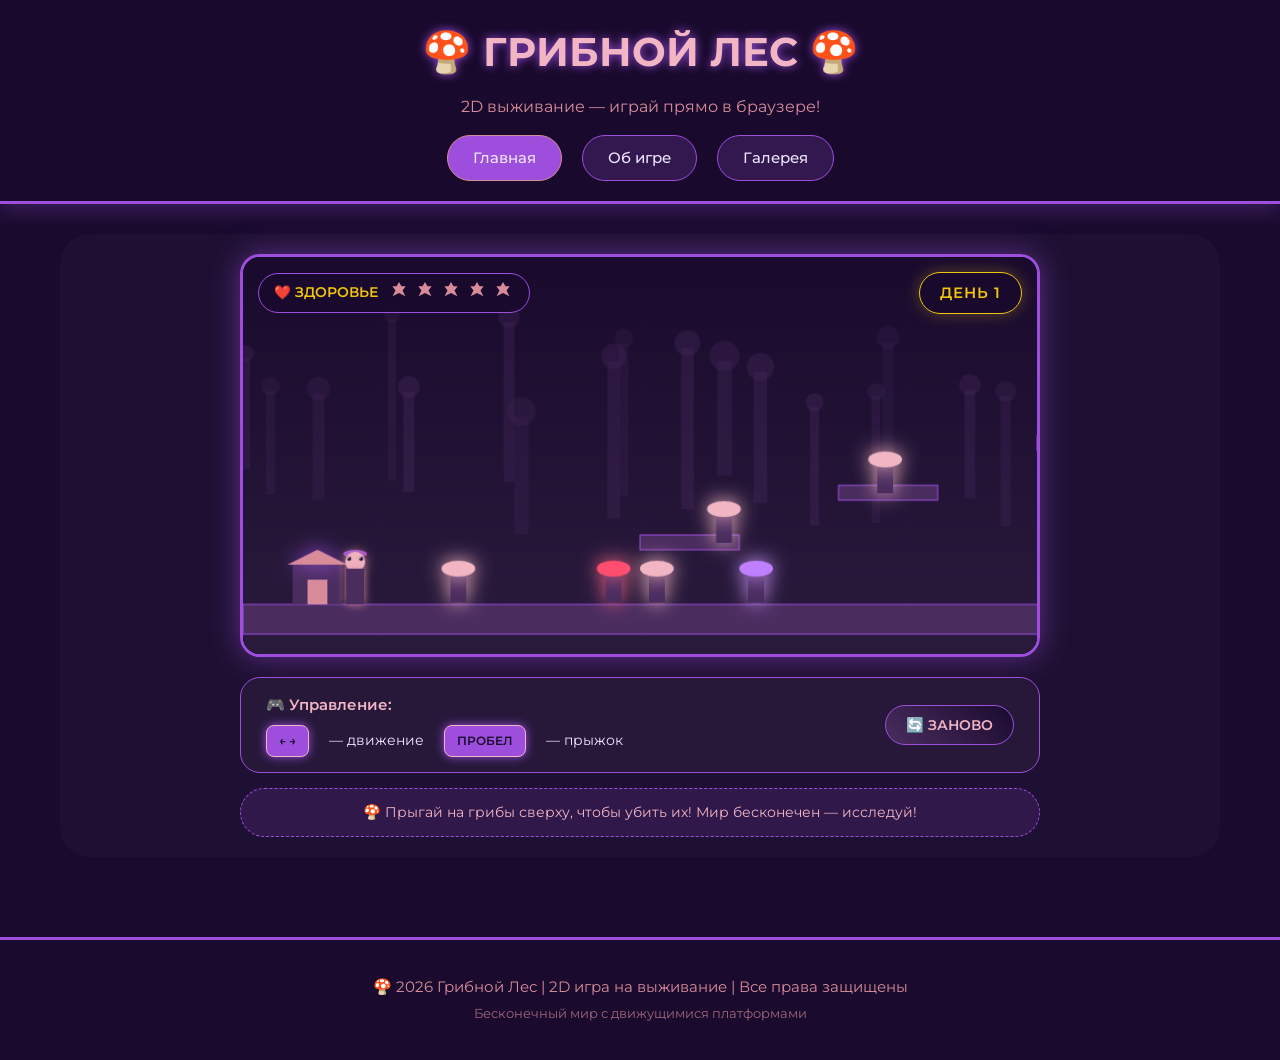
<file: index.html>
<!DOCTYPE html>
<html lang="ru">
<head>
    <meta charset="UTF-8">
    <meta name="viewport" content="width=device-width, initial-scale=1.0">
    <title>Грибной Лес | Играть</title>
    <link rel="stylesheet" href="style.css">
    <link rel="preconnect" href="https://fonts.googleapis.com">
    <link rel="preconnect" href="https://fonts.gstatic.com" crossorigin>
    <link href="https://fonts.googleapis.com/css2?family=Montserrat:wght@400;500;600;700&display=swap" rel="stylesheet">
</head>
<body>
    <header>
        <div class="header-content">
            <h1>🍄 ГРИБНОЙ ЛЕС 🍄</h1>
            <p class="subtitle">2D выживание — играй прямо в браузере!</p>
            <nav>
                <a href="index.html" class="active">Главная</a>
                <a href="about.html">Об игре</a>
                <a href="gallery.html">Галерея</a>
            </nav>
        </div>
    </header>

    <main>
        <div class="game-wrapper">
            <div class="game-container">
                <canvas id="gameCanvas" width="800" height="400"></canvas>
                
                <div class="game-ui-overlay">
                    <div class="hp-display">
                        <span class="hp-label">❤️ ЗДОРОВЬЕ</span>
                        <div class="hp-icons" id="hpIcons"></div>
                    </div>
                    <div class="day-display" id="dayDisplay">
                        ДЕНЬ 1
                    </div>
                </div>
            </div>

            <div class="control-panel">
                <div class="controls-info">
                    <h3>🎮 Управление:</h3>
                    <div class="keys">
                        <span class="key">← →</span> — движение
                        <span class="key">ПРОБЕЛ</span> — прыжок
                    </div>
                </div>
                <div class="game-buttons">
                    <button class="game-btn restart-btn" id="restartBtn">🔄 ЗАНОВО</button>
                </div>
            </div>

            <div class="game-hint">
                <p>🍄 Прыгай на грибы сверху, чтобы убить их! Мир бесконечен — исследуй!</p>
            </div>
        </div>
    </main>

    <footer>
        <p>🍄 2026 Грибной Лес | 2D игра на выживание | Все права защищены</p>
        <p class="small">Бесконечный мир с движущимися платформами</p>
    </footer>

    <script src="script.js"></script>
</body>
</html>
</file>
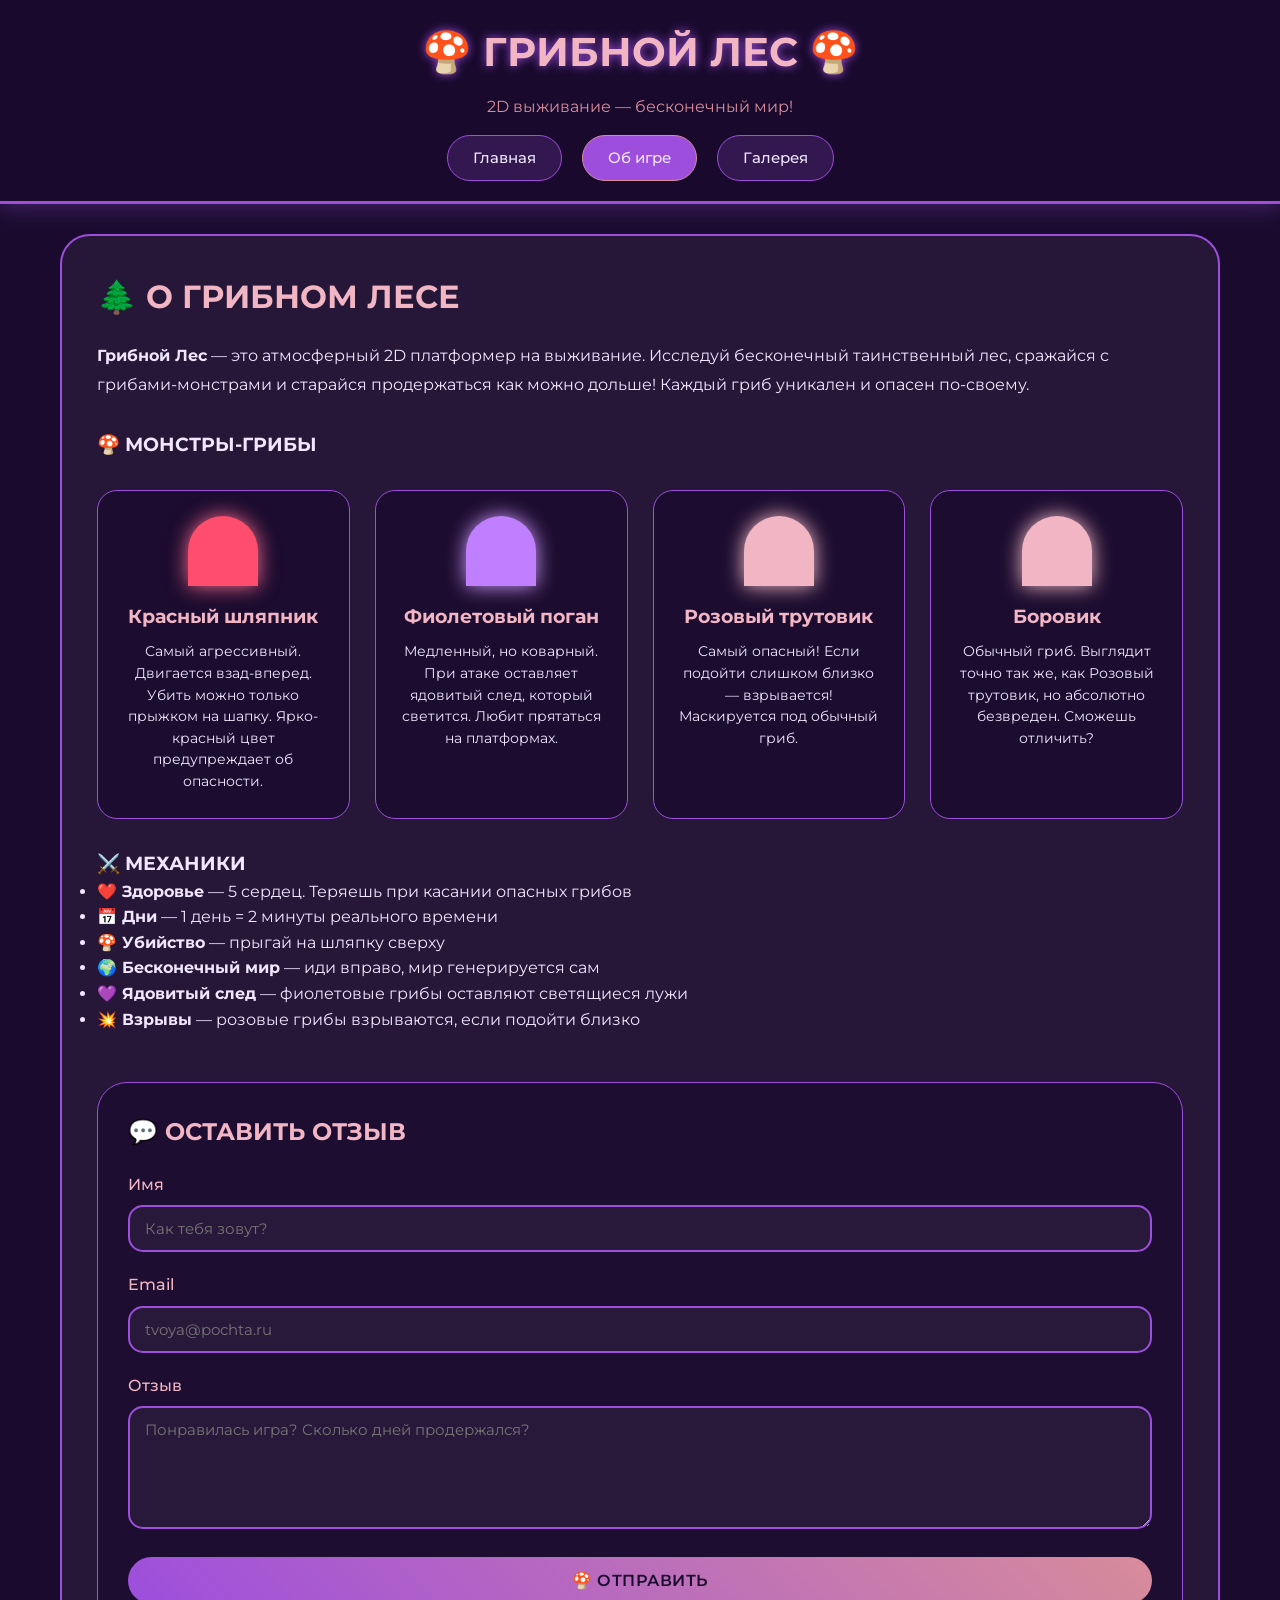
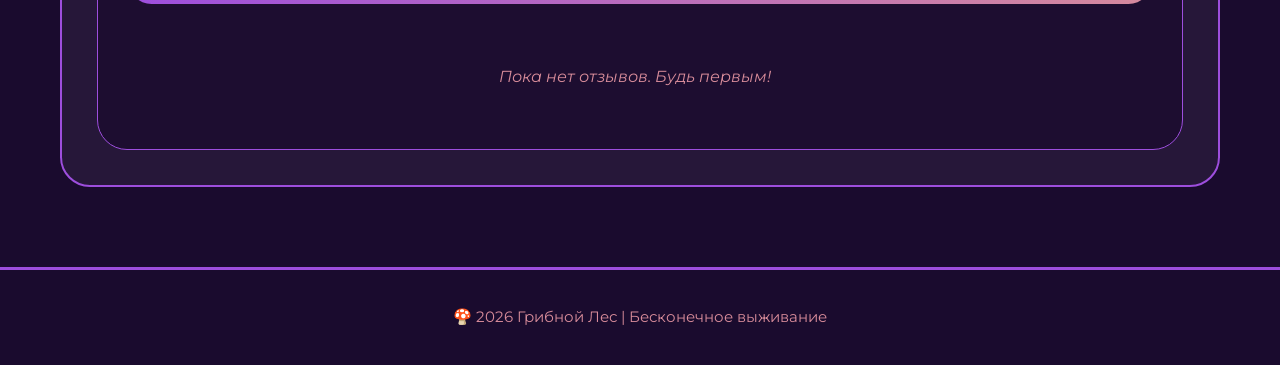
<file: about.html>
<!DOCTYPE html>
<html lang="ru">
<head>
    <meta charset="UTF-8">
    <meta name="viewport" content="width=device-width, initial-scale=1.0">
    <title>Грибной Лес | Об игре</title>
    <link rel="stylesheet" href="style.css">
    <link rel="preconnect" href="https://fonts.googleapis.com">
    <link rel="preconnect" href="https://fonts.gstatic.com" crossorigin>
    <link href="https://fonts.googleapis.com/css2?family=Montserrat:wght@400;500;600;700&display=swap" rel="stylesheet">
</head>
<body>
    <header>
        <div class="header-content">
            <h1>🍄 ГРИБНОЙ ЛЕС 🍄</h1>
            <p class="subtitle">2D выживание — бесконечный мир!</p>
            <nav>
                <a href="index.html">Главная</a>
                <a href="about.html" class="active">Об игре</a>
                <a href="gallery.html">Галерея</a>
            </nav>
        </div>
    </header>

    <main>
        <div class="about-content">
            <h2>🌲 О ГРИБНОМ ЛЕСЕ</h2>
            
            <p style="margin-bottom: 30px; line-height: 1.8;">
                <strong>Грибной Лес</strong> — это атмосферный 2D платформер на выживание. 
                Исследуй бесконечный таинственный лес, сражайся с грибами-монстрами 
                и старайся продержаться как можно дольше! Каждый гриб уникален и опасен по-своему.
            </p>

            <h3>🍄 МОНСТРЫ-ГРИБЫ</h3>
            <div class="monster-grid">
                <!-- КРАСНЫЙ -->
                <div class="monster-card">
                    <div class="mushroom-icon red"></div>
                    <h4>Красный шляпник</h4>
                    <p>Самый агрессивный. Двигается взад-вперед. Убить можно только прыжком на шапку. Ярко-красный цвет предупреждает об опасности.</p>
                </div>

                <!-- ФИОЛЕТОВЫЙ -->
                <div class="monster-card">
                    <div class="mushroom-icon purple"></div>
                    <h4>Фиолетовый поган</h4>
                    <p>Медленный, но коварный. При атаке оставляет ядовитый след, который светится. Любит прятаться на платформах.</p>
                </div>

                <!-- РОЗОВЫЙ (ВЗРЫВНОЙ) -->
                <div class="monster-card">
                    <div class="mushroom-icon pink"></div>
                    <h4>Розовый трутовик</h4>
                    <p>Самый опасный! Если подойти слишком близко — взрывается! Маскируется под обычный гриб.</p>
                </div>

                <!-- БОРОВИК (ОБЫЧНЫЙ) -->
                <div class="monster-card">
                    <div class="mushroom-icon pink"></div>
                    <h4>Боровик</h4>
                    <p>Обычный гриб. Выглядит точно так же, как Розовый трутовик, но абсолютно безвреден. Сможешь отличить?</p>
                </div>
            </div>

            <h3>⚔️ МЕХАНИКИ</h3>
            <ul class="features-list">
                <li><strong>❤️ Здоровье</strong> — 5 сердец. Теряешь при касании опасных грибов</li>
                <li><strong>📅 Дни</strong> — 1 день = 2 минуты реального времени</li>
                <li><strong>🍄 Убийство</strong> — прыгай на шляпку сверху</li>
                <li><strong>🌍 Бесконечный мир</strong> — иди вправо, мир генерируется сам</li>
                <li><strong>💜 Ядовитый след</strong> — фиолетовые грибы оставляют светящиеся лужи</li>
                <li><strong>💥 Взрывы</strong> — розовые грибы взрываются, если подойти близко</li>
            </ul>

            <!-- ФОРМА ОТЗЫВА -->
            <div class="review-section">
                <h3>💬 ОСТАВИТЬ ОТЗЫВ</h3>
                
                <form id="reviewForm">
                    <div class="form-group">
                        <label for="name">Имя</label>
                        <input type="text" id="name" placeholder="Как тебя зовут?">
                    </div>
                    
                    <div class="form-group">
                        <label for="email">Email</label>
                        <input type="text" id="email" placeholder="tvoya@pochta.ru">
                    </div>
                    
                    <div class="form-group">
                        <label for="review">Отзыв</label>
                        <textarea id="review" rows="5" placeholder="Понравилась игра? Сколько дней продержался?"></textarea>
                    </div>
                    
                    <button type="submit" class="submit-btn">🍄 ОТПРАВИТЬ</button>
                </form>

                <div class="reviews-container" id="reviewsContainer">
                    <p class="no-reviews">Пока нет отзывов. Будь первым!</p>
                </div>
            </div>
        </div>
    </main>

    <footer>
        <p>🍄 2026 Грибной Лес | Бесконечное выживание</p>
    </footer>

    <script src="script.js"></script>
</body>
</html>
</file>
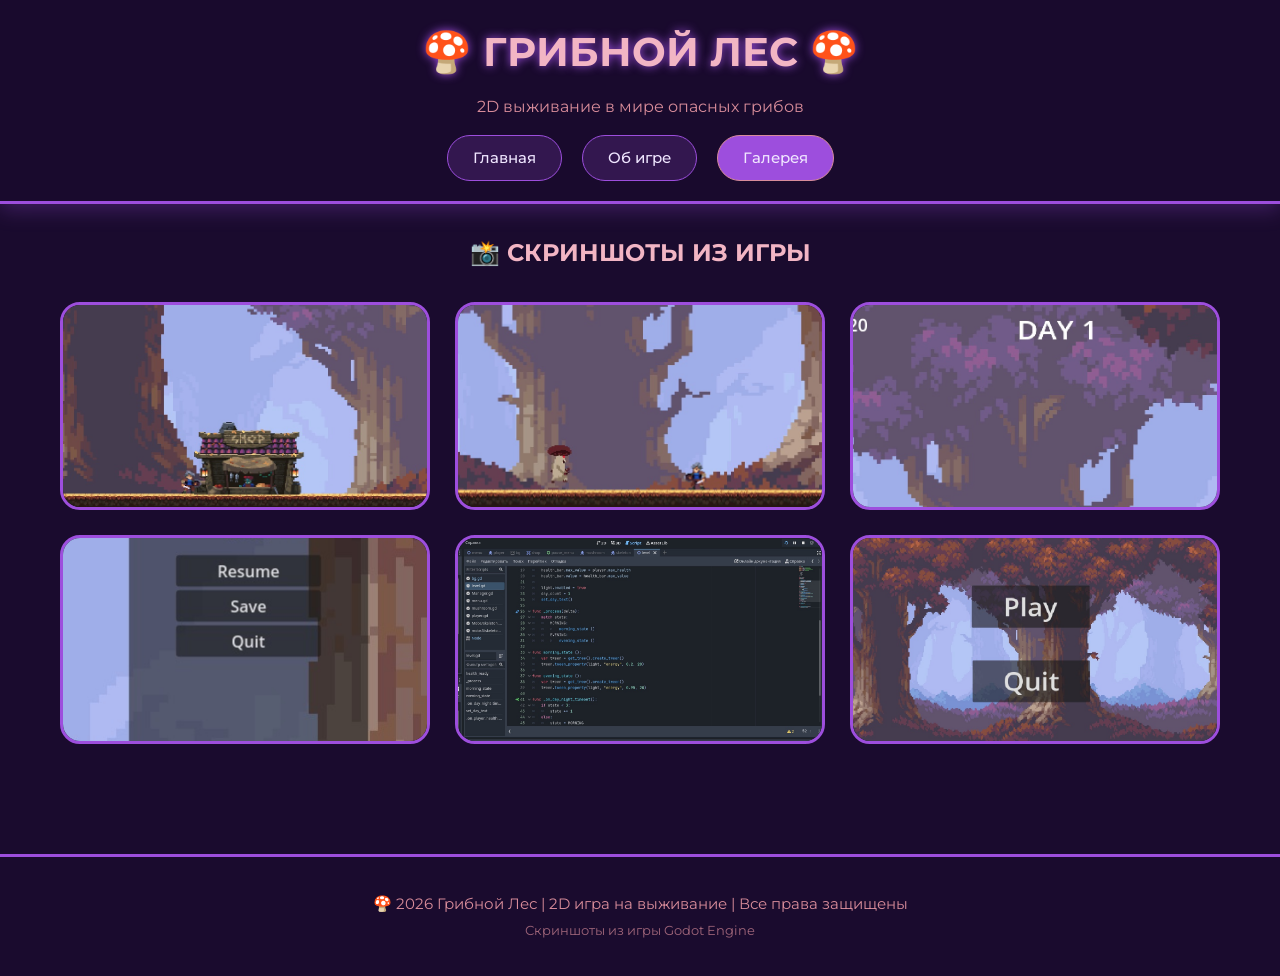
<file: gallery.html>
<!DOCTYPE html>
<html lang="ru">
<head>
    <meta charset="UTF-8">
    <meta name="viewport" content="width=device-width, initial-scale=1.0">
    <title>Грибной Лес | Галерея</title>
    <link rel="stylesheet" href="style.css">
</head>
<body>
    <header>
        <div class="header-content">
            <h1>🍄 ГРИБНОЙ ЛЕС 🍄</h1>
            <p class="subtitle">2D выживание в мире опасных грибов</p>
            <nav>
                <a href="index.html">Главная</a>
                <a href="about.html">Об игре</a>
                <a href="gallery.html" class="active">Галерея</a>
            </nav>
        </div>
    </header>

    <main>
        <h2 style="color: var(--light-pink); margin-bottom: 30px; text-align: center;">
            📸 СКРИНШОТЫ ИЗ ИГРЫ
        </h2>
        
        <div class="gallery-grid" id="galleryGrid">
            <!-- СЮДА ВЫ БУДЕТЕ ДОБАВЛЯТЬ СВОИ СКРИНШОТЫ -->
            <!-- КОГДА ПОЛУЧИТЕ СКРИНШОТЫ, ПРОСТО ЗАМЕНИТЕ ТЕКСТ ВНУТРИ -->
            
            <div class="gallery-item">
                <img src="screen1.jpg" alt="Грибной Лес скриншот 1" onerror="this.src='data:image/svg+xml;utf8,<svg xmlns=%22http://www.w3.org/2000/svg%22 width=%22300%22 height=%22200%22 viewBox=%220 0 300 200%22><rect width=%22300%22 height=%22200%22 fill=%22%234a2c5f%22/><text x=%2250%22 y=%22100%22 fill=%22%23d88c9a%22 font-family=%22Arial%22 font-size=%2220%22>Скриншот 1</text><text x=%2250%22 y=%22130%22 fill=%22%239d4edd%22 font-size=%2214%22>Добавь свое изображение</text></svg>'">
                <div class="caption">Главный герой у домика</div>
            </div>

            <div class="gallery-item">
                <img src="screen2.jpg" alt="Грибной Лес скриншот 2" onerror="this.src='data:image/svg+xml;utf8,<svg xmlns=%22http://www.w3.org/2000/svg%22 width=%22300%22 height=%22200%22 viewBox=%220 0 300 200%22><rect width=%22300%22 height=%22200%22 fill=%22%234a2c5f%22/><text x=%2250%22 y=%22100%22 fill=%22%23d88c9a%22 font-family=%22Arial%22 font-size=%2220%22>Скриншот 2</text><text x=%2250%22 y=%22130%22 fill=%22%239d4edd%22 font-size=%2214%22>Битва с грибами</text></svg>'">
                <div class="caption">Битва с красным грибом</div>
            </div>

            <div class="gallery-item">
                <img src="screen3.jpg" alt="Грибной Лес скриншот 3" onerror="this.src='data:image/svg+xml;utf8,<svg xmlns=%22http://www.w3.org/2000/svg%22 width=%22300%22 height=%22200%22 viewBox=%220 0 300 200%22><rect width=%22300%22 height=%22200%22 fill=%22%234a2c5f%22/><text x=%2250%22 y=%22100%22 fill=%22%23d88c9a%22 font-family=%22Arial%22 font-size=%2220%22>Скриншот 3</text><text x=%2250%22 y=%22130%22 fill=%22%239d4edd%22 font-size=%2214%22>Интерфейс игры</text></svg>'">
                <div class="caption">Интерфейс: HP и счетчик дней</div>
            </div>

            <div class="gallery-item">
                <img src="screen4.jpg" alt="Грибной Лес скриншот 4" onerror="this.src='data:image/svg+xml;utf8,<svg xmlns=%22http://www.w3.org/2000/svg%22 width=%22300%22 height=%22200%22 viewBox=%220 0 300 200%22><rect width=%22300%22 height=%22200%22 fill=%22%234a2c5f%22/><text x=%2250%22 y=%22100%22 fill=%22%23d88c9a%22 font-family=%22Arial%22 font-size=%2220%22>Скриншот 4</text><text x=%2250%22 y=%22130%22 fill=%22%239d4edd%22 font-size=%2214%22>Меню паузы</text></svg>'">
                <div class="caption">Меню паузы (Resume, Save, Quit)</div>
            </div>

            <div class="gallery-item">
                <img src="screen5.jpg" alt="Грибной Лес скриншот 5" onerror="this.src='data:image/svg+xml;utf8,<svg xmlns=%22http://www.w3.org/2000/svg%22 width=%22300%22 height=%22200%22 viewBox=%220 0 300 200%22><rect width=%22300%22 height=%22200%22 fill=%22%234a2c5f%22/><text x=%2250%22 y=%22100%22 fill=%22%23d88c9a%22 font-family=%22Arial%22 font-size=%2220%22>Скриншот 5</text><text x=%2250%22 y=%22130%22 fill=%22%239d4edd%22 font-size=%2214%22>Пример кода</text></svg>'">
                <div class="caption">Пример кода</div>
            </div>

            <div class="gallery-item">
                <img src="screen6.jpg" alt="Грибной Лес скриншот 6" onerror="this.src='data:image/svg+xml;utf8,<svg xmlns=%22http://www.w3.org/2000/svg%22 width=%22300%22 height=%22200%22 viewBox=%220 0 300 200%22><rect width=%22300%22 height=%22200%22 fill=%22%234a2c5f%22/><text x=%2250%22 y=%22100%22 fill=%22%23d88c9a%22 font-family=%22Arial%22 font-size=%2220%22>Скриншот 6</text><text x=%2250%22 y=%22130%22 fill=%22%239d4edd%22 font-size=%2214%22>Главное меню</text></svg>'">
                <div class="caption">Главное меню</div>
            </div>
        </div>

        <p style="text-align: center; color: var(--soft-pink); margin-top: 30px; font-size: 0.7em;">
        </p>
    </main>

    <footer>
        <p>🍄 2026 Грибной Лес | 2D игра на выживание | Все права защищены</p>
        <p class="small">Скриншоты из игры Godot Engine</p>
    </footer>

    <script src="script.js"></script>
</body>
</html>
</file>
<file: style.css>
/* =====================================
   ГРИБНОЙ ЛЕС - КРАСИВАЯ ГРАФИКА
   Шрифт: Montserrat
   ===================================== */

@import url('https://fonts.googleapis.com/css2?family=Montserrat:wght@300;400;500;600;700&display=swap');

:root {
    --deep-purple: #1a0b2e;
    --dark-purple: #2a1b3d;
    --medium-purple: #4a2c5f;
    --bright-purple: #9d4edd;
    --soft-pink: #d88c9a;
    --light-pink: #f2b5c4;
    --gold: #f1c40f;
    --text-light: #f0e6ff;
}

* {
    margin: 0;
    padding: 0;
    box-sizing: border-box;
}

body {
    font-family: 'Montserrat', sans-serif;
    background-color: var(--deep-purple);
    color: var(--text-light);
    line-height: 1.6;
    min-height: 100vh;
    display: flex;
    flex-direction: column;
    font-size: 16px;
}

/* ШАПКА */
header {
    background: rgba(26, 11, 46, 0.95);
    backdrop-filter: blur(10px);
    border-bottom: 3px solid var(--bright-purple);
    padding: 20px 0;
    position: sticky;
    top: 0;
    z-index: 100;
    box-shadow: 0 5px 20px rgba(157, 78, 221, 0.3);
}

.header-content {
    max-width: 1200px;
    margin: 0 auto;
    padding: 0 20px;
    text-align: center;
}

header h1 {
    font-size: 2.5em;
    color: var(--light-pink);
    text-shadow: 0 0 10px var(--bright-purple);
    margin-bottom: 10px;
    font-weight: 700;
}

.subtitle {
    color: var(--soft-pink);
    font-size: 1em;
    margin-bottom: 15px;
}

/* НАВИГАЦИЯ */
nav {
    display: flex;
    justify-content: center;
    gap: 20px;
    margin-top: 15px;
    flex-wrap: wrap;
}

nav a {
    color: var(--text-light);
    text-decoration: none;
    padding: 10px 25px;
    border-radius: 30px;
    background: rgba(157, 78, 221, 0.2);
    border: 1px solid var(--bright-purple);
    font-size: 0.95em;
    font-weight: 500;
    transition: all 0.3s;
}

nav a:hover {
    background: var(--bright-purple);
    transform: translateY(-3px);
    box-shadow: 0 5px 15px var(--bright-purple);
}

nav a.active {
    background: var(--bright-purple);
    border-color: var(--soft-pink);
}

/* ОСНОВНОЙ КОНТЕНТ */
main {
    flex: 1;
    max-width: 1200px;
    margin: 30px auto;
    padding: 0 20px;
    width: 100%;
}

/* ИГРОВОЙ КОНТЕЙНЕР */
.game-wrapper {
    background: rgba(42, 27, 61, 0.3);
    border-radius: 30px;
    padding: 20px;
}

.game-container {
    position: relative;
    width: 100%;
    max-width: 800px;
    margin: 0 auto;
    border-radius: 20px;
    overflow: hidden;
    border: 3px solid var(--bright-purple);
    box-shadow: 0 0 30px rgba(157, 78, 221, 0.5);
    background: var(--deep-purple);
}

#gameCanvas {
    display: block;
    width: 100%;
    height: auto;
    background: var(--deep-purple);
    cursor: none;
}

/* ИНТЕРФЕЙС ПОВЕРХ ИГРЫ */
.game-ui-overlay {
    position: absolute;
    top: 15px;
    left: 15px;
    right: 15px;
    display: flex;
    justify-content: space-between;
    align-items: center;
    z-index: 10;
    pointer-events: none;
}

.hp-display {
    background: rgba(26, 11, 46, 0.9);
    backdrop-filter: blur(5px);
    padding: 8px 15px;
    border-radius: 50px;
    border: 1px solid var(--bright-purple);
    display: flex;
    align-items: center;
    gap: 10px;
}

.hp-label {
    color: var(--gold);
    font-size: 0.85em;
    font-weight: 600;
}

.hp-icons {
    display: flex;
    gap: 4px;
}

.hp-icon {
    width: 22px;
    height: 22px;
    background: var(--soft-pink);
    clip-path: polygon(50% 0%, 61% 19%, 80% 19%, 66% 38%, 79% 64%, 50% 50%, 21% 64%, 34% 38%, 20% 19%, 39% 19%);
    filter: drop-shadow(0 0 5px var(--soft-pink));
    transition: all 0.3s;
}

.hp-icon.empty {
    background: var(--medium-purple);
    opacity: 0.4;
    filter: none;
}

.day-display {
    background: rgba(26, 11, 46, 0.9);
    backdrop-filter: blur(5px);
    padding: 8px 20px;
    border-radius: 50px;
    border: 1px solid var(--gold);
    color: var(--gold);
    font-size: 0.95em;
    font-weight: 600;
    letter-spacing: 1px;
    box-shadow: 0 0 15px rgba(241, 196, 15, 0.3);
}

/* ПАНЕЛЬ УПРАВЛЕНИЯ */
.control-panel {
    display: flex;
    justify-content: space-between;
    align-items: center;
    max-width: 800px;
    margin: 20px auto 0;
    padding: 15px 25px;
    background: rgba(42, 27, 61, 0.8);
    backdrop-filter: blur(5px);
    border-radius: 20px;
    border: 1px solid var(--bright-purple);
}

.controls-info h3 {
    color: var(--light-pink);
    font-size: 0.95em;
    margin-bottom: 8px;
    font-weight: 600;
}

.keys {
    display: flex;
    gap: 20px;
    flex-wrap: wrap;
    align-items: center;
    color: var(--text-light);
    font-size: 0.9em;
}

.key {
    background: var(--bright-purple);
    color: var(--deep-purple);
    padding: 5px 12px;
    border-radius: 8px;
    font-weight: 600;
    font-size: 0.85em;
    border: 1px solid var(--light-pink);
    box-shadow: 0 0 10px var(--bright-purple);
}

.game-buttons {
    display: flex;
    gap: 10px;
}

.game-btn {
    padding: 10px 20px;
    font-family: 'Montserrat', sans-serif;
    font-size: 0.9em;
    font-weight: 600;
    border: none;
    border-radius: 30px;
    background: linear-gradient(45deg, var(--bright-purple), var(--soft-pink));
    color: var(--deep-purple);
    cursor: pointer;
    transition: all 0.3s;
    border: 1px solid var(--light-pink);
}

.game-btn:hover {
    transform: translateY(-3px);
    box-shadow: 0 5px 20px var(--bright-purple);
}

.restart-btn {
    background: linear-gradient(45deg, var(--medium-purple), var(--deep-purple));
    color: var(--light-pink);
    border: 1px solid var(--bright-purple);
}

.game-hint {
    text-align: center;
    max-width: 800px;
    margin: 15px auto 0;
    padding: 12px;
    background: rgba(157, 78, 221, 0.15);
    border-radius: 30px;
    font-size: 0.9em;
    color: var(--light-pink);
    border: 1px dashed var(--bright-purple);
}

/* ПОДВАЛ */
footer {
    background: var(--deep-purple);
    border-top: 3px solid var(--bright-purple);
    padding: 30px 0;
    text-align: center;
    margin-top: 50px;
}

footer p {
    color: var(--soft-pink);
    font-size: 0.95em;
    margin: 5px 0;
}

footer .small {
    font-size: 0.8em;
    opacity: 0.7;
}

/* СТРАНИЦА ОБ ИГРЕ */
.about-content {
    background: rgba(42, 27, 61, 0.8);
    backdrop-filter: blur(5px);
    border-radius: 30px;
    padding: 35px;
    border: 2px solid var(--bright-purple);
}

.about-content h2 {
    color: var(--light-pink);
    margin-bottom: 20px;
    font-size: 2em;
}

.monster-grid {
    display: grid;
    grid-template-columns: repeat(auto-fit, minmax(200px, 1fr));
    gap: 25px;
    margin: 30px 0;
}

.monster-card {
    background: rgba(26, 11, 46, 0.7);
    padding: 25px 20px;
    border-radius: 20px;
    border: 1px solid var(--bright-purple);
    text-align: center;
    transition: all 0.3s;
}

.monster-card:hover {
    transform: translateY(-5px);
    border-color: var(--soft-pink);
    box-shadow: 0 10px 20px rgba(157, 78, 221, 0.3);
}

/* ФОРМА ОТЗЫВА */
.review-section {
    margin-top: 50px;
    background: rgba(26, 11, 46, 0.7);
    border-radius: 30px;
    padding: 30px;
    border: 1px solid var(--bright-purple);
}

.form-group {
    margin-bottom: 20px;
}

.form-group label {
    display: block;
    margin-bottom: 8px;
    color: var(--light-pink);
    font-weight: 500;
}

.form-group input,
.form-group textarea {
    width: 100%;
    padding: 12px 15px;
    background: rgba(42, 27, 61, 0.9);
    border: 2px solid var(--bright-purple);
    border-radius: 15px;
    color: var(--text-light);
    font-family: 'Montserrat', sans-serif;
    font-size: 0.95em;
}

.form-group input:focus,
.form-group textarea:focus {
    outline: none;
    border-color: var(--soft-pink);
    box-shadow: 0 0 15px var(--bright-purple);
}

.submit-btn {
    background: linear-gradient(45deg, var(--bright-purple), var(--soft-pink));
    color: var(--deep-purple);
    border: none;
    padding: 14px 35px;
    font-family: 'Montserrat', sans-serif;
    font-size: 1em;
    font-weight: 600;
    border-radius: 30px;
    cursor: pointer;
    transition: all 0.3s;
    width: 100%;
}

.submit-btn:hover {
    transform: translateY(-3px);
    box-shadow: 0 10px 25px var(--bright-purple);
}

.reviews-container {
    margin-top: 30px;
    max-height: 500px;
    overflow-y: auto;
}

.review-item {
    background: rgba(157, 78, 221, 0.1);
    border-left: 4px solid var(--bright-purple);
    padding: 20px;
    margin-bottom: 15px;
    border-radius: 15px;
    animation: fadeIn 0.3s ease;
}

@keyframes fadeIn {
    from {
        opacity: 0;
        transform: translateY(-15px);
    }
    to {
        opacity: 1;
        transform: translateY(0);
    }
}

/* ГАЛЕРЕЯ */
.gallery-grid {
    display: grid;
    grid-template-columns: repeat(auto-fit, minmax(280px, 1fr));
    gap: 25px;
    margin-top: 30px;
}

.gallery-item {
    aspect-ratio: 16/9;
    background: var(--medium-purple);
    border: 3px solid var(--bright-purple);
    border-radius: 20px;
    overflow: hidden;
    transition: all 0.3s;
    position: relative;
}

.gallery-item:hover {
    transform: scale(1.03);
    border-color: var(--soft-pink);
    box-shadow: 0 0 30px var(--bright-purple);
}

.gallery-item img {
    width: 100%;
    height: 100%;
    object-fit: cover;
}

.gallery-item .caption {
    position: absolute;
    bottom: 0;
    left: 0;
    right: 0;
    background: rgba(26, 11, 46, 0.9);
    color: var(--light-pink);
    padding: 12px;
    text-align: center;
    transform: translateY(100%);
    transition: transform 0.3s;
}

.gallery-item:hover .caption {
    transform: translateY(0);
}

/* АДАПТАЦИЯ */
@media (max-width: 768px) {
    header h1 {
        font-size: 1.8em;
    }
    
    .game-ui-overlay {
        flex-direction: column;
        gap: 10px;
        align-items: flex-start;
    }
    
    .control-panel {
        flex-direction: column;
        gap: 15px;
    }
}
/* ===== КРАСИВЫЕ ИКОНКИ ГРИБОВ ===== */
.mushroom-icon {
    width: 70px;
    height: 70px;
    margin: 0 auto 15px;
    position: relative;
    border-radius: 50% 50% 0 0;
    background: #d88c9a;
    box-shadow: 0 0 20px currentColor;
}

.mushroom-icon.red {
    background: #d88c9a;
    box-shadow: 0 0 20px #ff9fae;
}

.mushroom-icon.purple {
    background: #9d4edd;
    box-shadow: 0 0 20px #b47cff;
}

.mushroom-icon.pink {
    background: #f2b5c4;
    box-shadow: 0 0 20px #ffc0cb;
}

.mushroom-icon.light-pink {
    background: #f2a5b4;
    box-shadow: 0 0 20px #ffb0c0;
}

.mushroom-icon.soft-pink {
    background: #e595a5;
    box-shadow: 0 0 20px #f5a5b5;
}

.mushroom-icon.pale-pink {
    background: #d58595;
    box-shadow: 0 0 20px #e595a5;
}

.mushroom-icon .eyes {
    position: absolute;
    top: 20px;
    left: 0;
    right: 0;
    text-align: center;
    font-size: 24px;
    color: #1a0b2e;
    letter-spacing: 10px;
    text-shadow: 0 0 5px white;
}

.monster-card {
    background: rgba(26, 11, 46, 0.8);
    padding: 25px;
    border-radius: 20px;
    border: 1px solid var(--bright-purple);
    text-align: center;
    transition: all 0.3s;
}

.monster-card:hover {
    transform: translateY(-5px);
    border-color: var(--soft-pink);
    box-shadow: 0 10px 30px rgba(157, 78, 221, 0.4);
}

.monster-card h4 {
    color: var(--light-pink);
    margin-bottom: 10px;
    font-size: 1.2em;
}

.monster-card p {
    font-size: 0.9em;
    color: var(--text-light);
    line-height: 1.5;
}
/* ===== ИКОНКИ ГРИБОВ ===== */
.mushroom-icon {
    width: 70px;
    height: 70px;
    margin: 0 auto 15px;
    position: relative;
    border-radius: 50% 50% 0 0;
    background: #d88c9a;
    box-shadow: 0 0 20px currentColor;
    animation: float 3s ease-in-out infinite;
}

.mushroom-icon.red {
    background: #ff4d6d;  /* ЯРКО-КРАСНЫЙ! */
    box-shadow: 0 0 20px #ff6b8b;
}

.mushroom-icon.purple {
    background: #bf7fff;
    box-shadow: 0 0 20px #d49cff;
}

.mushroom-icon.pink {
    background: #f2b5c4;
    box-shadow: 0 0 20px #ffc0cb;
}

.mushroom-icon .eyes {
    position: absolute;
    top: 20px;
    left: 0;
    right: 0;
    text-align: center;
    font-size: 24px;
    color: white;
    text-shadow: 0 0 5px #1a0b2e;
    letter-spacing: 10px;
}

@keyframes float {
    0%, 100% { transform: translateY(0); }
    50% { transform: translateY(-5px); }
}

/* Красный гриб пульсирует (опасный) */
.mushroom-icon.red {
    animation: pulse 2s ease-in-out infinite;
}

@keyframes pulse {
    0%, 100% { transform: scale(1); }
    50% { transform: scale(1.1); }
}
/* ===== ИКОНКИ ГРИБОВ (БЕЗ ГЛАЗ!) ===== */
.mushroom-icon {
    width: 70px;
    height: 70px;
    margin: 0 auto 15px;
    border-radius: 50% 50% 0 0;
    box-shadow: 0 0 20px currentColor;
    animation: float 3s ease-in-out infinite;
}

.mushroom-icon.red {
    background: #ff4d6d;
    box-shadow: 0 0 20px #ff6b8b;
}

.mushroom-icon.purple {
    background: #bf7fff;
    box-shadow: 0 0 20px #d49cff;
}

.mushroom-icon.pink {
    background: #f2b5c4;
    box-shadow: 0 0 20px #ffc0cb;
}

@keyframes float {
    0%, 100% { transform: translateY(0); }
    50% { transform: translateY(-5px); }
}
/* ===== СТИЛИ ДЛЯ ОТЗЫВОВ ===== */
.review-section {
    margin-top: 50px;
    background: rgba(26, 11, 46, 0.7);
    border-radius: 30px;
    padding: 30px;
    border: 1px solid var(--bright-purple);
}

.review-section h3 {
    color: var(--light-pink);
    margin-bottom: 20px;
    font-size: 1.5em;
}

.form-group {
    margin-bottom: 20px;
}

.form-group label {
    display: block;
    margin-bottom: 8px;
    color: var(--light-pink);
    font-weight: 500;
}

.form-group input,
.form-group textarea {
    width: 100%;
    padding: 12px 15px;
    background: rgba(42, 27, 61, 0.9);
    border: 2px solid var(--bright-purple);
    border-radius: 15px;
    color: var(--text-light);
    font-family: 'Montserrat', sans-serif;
    font-size: 0.95em;
    transition: all 0.3s;
}

.form-group input:focus,
.form-group textarea:focus {
    outline: none;
    border-color: var(--soft-pink);
    box-shadow: 0 0 15px var(--bright-purple);
}

.submit-btn {
    background: linear-gradient(45deg, var(--bright-purple), var(--soft-pink));
    color: var(--deep-purple);
    border: none;
    padding: 14px 35px;
    font-family: 'Montserrat', sans-serif;
    font-size: 1em;
    font-weight: 600;
    border-radius: 30px;
    cursor: pointer;
    transition: all 0.3s;
    width: 100%;
    letter-spacing: 0.5px;
}

.submit-btn:hover {
    transform: translateY(-3px);
    box-shadow: 0 10px 25px var(--bright-purple);
}

.reviews-container {
    margin-top: 30px;
    max-height: 500px;
    overflow-y: auto;
    padding-right: 10px;
}

.review-item {
    background: rgba(157, 78, 221, 0.1);
    border-left: 4px solid var(--bright-purple);
    padding: 20px;
    margin-bottom: 15px;
    border-radius: 15px;
    animation: fadeIn 0.3s ease;
}

@keyframes fadeIn {
    from {
        opacity: 0;
        transform: translateY(-15px);
    }
    to {
        opacity: 1;
        transform: translateY(0);
    }
}

.review-item strong {
    color: var(--light-pink);
    font-size: 1.1em;
    display: block;
    margin-bottom: 5px;
}

.review-item p {
    margin: 8px 0;
    line-height: 1.5;
}

.review-date {
    color: var(--soft-pink);
    font-size: 0.8em;
    margin-top: 10px;
}

.no-reviews {
    text-align: center;
    color: var(--soft-pink);
    padding: 30px;
    font-style: italic;
}
</file>
